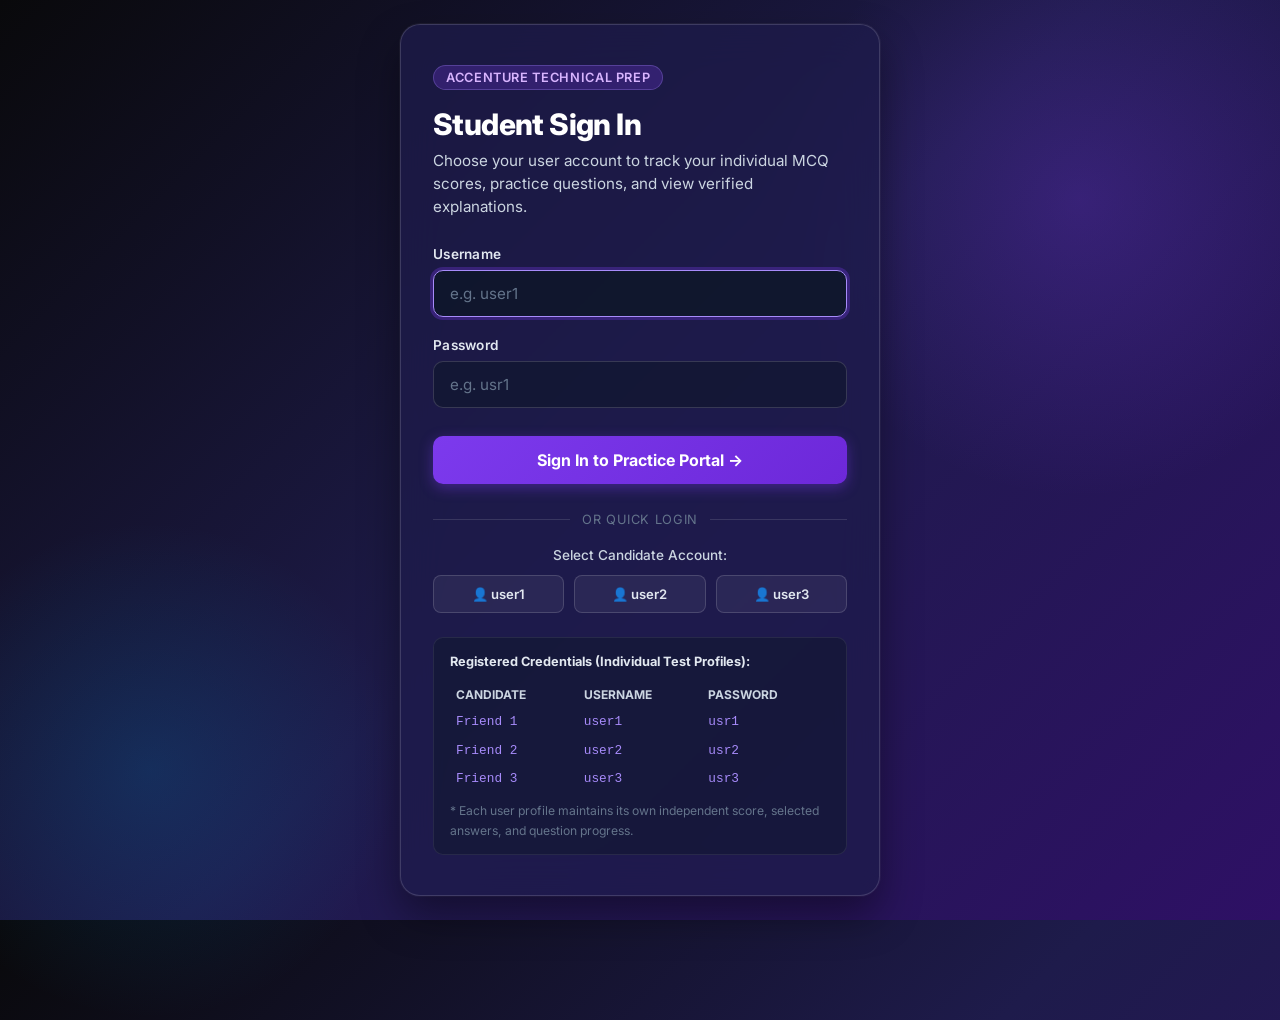
<file: index.html>
<!DOCTYPE html>
<html lang="en">
<head>
    <meta charset="UTF-8">
    <meta http-equiv="refresh" content="0; url=student-learning-portal/login.html">
    <script>window.location.href = "student-learning-portal/login.html";</script>
    <title>Redirecting to Accenture Technical Portal...</title>
    <link rel="icon" href="data:image/svg+xml,<svg xmlns=%22http://www.w3.org/2000/svg%22 viewBox=%220 0 100 100%22><text y=%22.9em%22 font-size=%2290%22>⚡</text></svg>">
</head>
<body style="background:#0f172a; color:#fff; font-family:sans-serif; text-align:center; padding-top:100px;">
    <h2>Redirecting to Accenture Technical MCQ Portal...</h2>
    <p><a href="student-learning-portal/login.html" style="color:#a78bfa;">Click here if not redirected automatically.</a></p>
</body>
</html>
</file>
